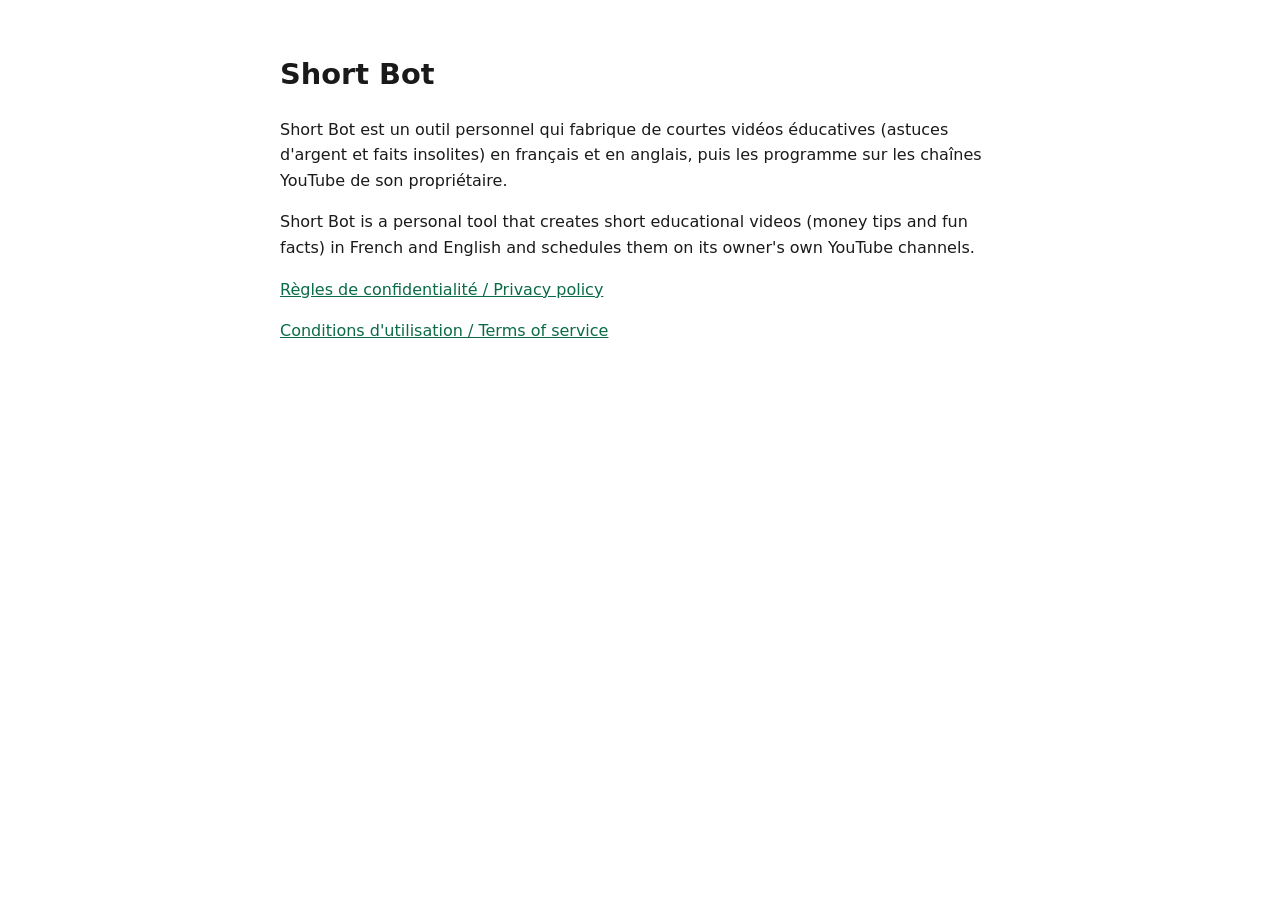
<file: index.html>
<!doctype html>
<html lang="fr">
<head><meta charset="utf-8"><meta name="viewport" content="width=device-width,initial-scale=1">
<title>Short Bot</title><link rel="stylesheet" href="style.css"></head>
<body>
<h1>Short Bot</h1>
<p>Short Bot est un outil personnel qui fabrique de courtes vidéos éducatives (astuces d'argent et faits insolites)
en français et en anglais, puis les programme sur les chaînes YouTube de son propriétaire.</p>
<p lang="en">Short Bot is a personal tool that creates short educational videos (money tips and fun facts)
in French and English and schedules them on its owner's own YouTube channels.</p>
<p><a href="privacy.html">Règles de confidentialité / Privacy policy</a></p>
<p><a href="terms.html">Conditions d'utilisation / Terms of service</a></p>
</body>
</html>
</file>
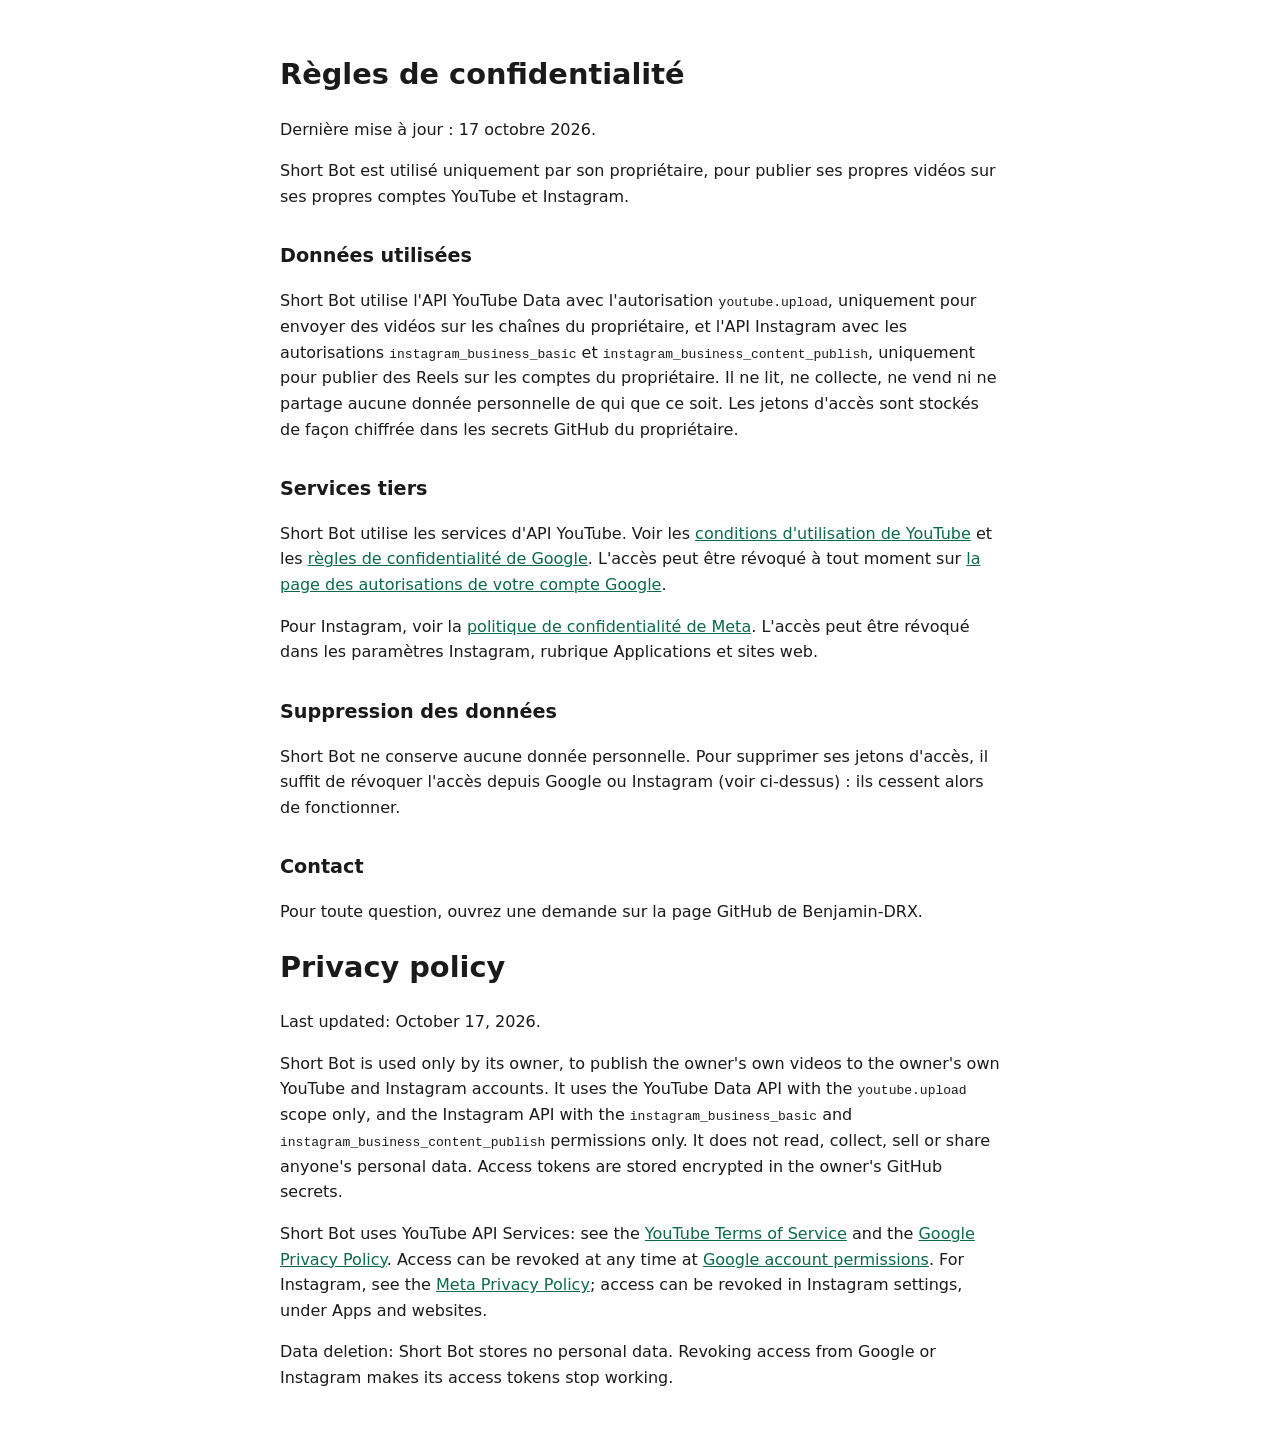
<file: privacy.html>
<!doctype html>
<html lang="fr">
<head><meta charset="utf-8"><meta name="viewport" content="width=device-width,initial-scale=1">
<title>Short Bot : confidentialité</title><link rel="stylesheet" href="style.css"></head>
<body>
<h1>Règles de confidentialité</h1>
<p>Dernière mise à jour : 17 octobre 2026.</p>
<p>Short Bot est utilisé uniquement par son propriétaire, pour publier ses propres vidéos sur ses propres comptes YouTube et Instagram.</p>
<h2>Données utilisées</h2>
<p>Short Bot utilise l'API YouTube Data avec l'autorisation <code>youtube.upload</code>, uniquement pour envoyer des vidéos
sur les chaînes du propriétaire, et l'API Instagram avec les autorisations <code>instagram_business_basic</code>
et <code>instagram_business_content_publish</code>, uniquement pour publier des Reels sur les comptes du propriétaire. Il ne lit, ne collecte, ne vend ni ne partage aucune donnée personnelle de qui que ce soit.
Les jetons d'accès sont stockés de façon chiffrée dans les secrets GitHub du propriétaire.</p>
<h2>Services tiers</h2>
<p>Short Bot utilise les services d'API YouTube. Voir les <a href="https://www.youtube.com/t/terms">conditions d'utilisation de YouTube</a>
et les <a href="https://policies.google.com/privacy">règles de confidentialité de Google</a>.
L'accès peut être révoqué à tout moment sur <a href="https://myaccount.google.com/permissions">la page des autorisations de votre compte Google</a>.</p>
<p>Pour Instagram, voir la <a href="https://privacycenter.instagram.com/policy">politique de confidentialité de Meta</a>.
L'accès peut être révoqué dans les paramètres Instagram, rubrique Applications et sites web.</p>
<h2 id="suppression">Suppression des données</h2>
<p>Short Bot ne conserve aucune donnée personnelle. Pour supprimer ses jetons d'accès, il suffit de révoquer l'accès
depuis Google ou Instagram (voir ci-dessus) : ils cessent alors de fonctionner.</p>
<h2>Contact</h2>
<p>Pour toute question, ouvrez une demande sur la page GitHub de Benjamin-DRX.</p>

<h1 lang="en">Privacy policy</h1>
<div lang="en">
<p>Last updated: October 17, 2026.</p>
<p>Short Bot is used only by its owner, to publish the owner's own videos to the owner's own YouTube and Instagram accounts.
It uses the YouTube Data API with the <code>youtube.upload</code> scope only, and the Instagram API with the
<code>instagram_business_basic</code> and <code>instagram_business_content_publish</code> permissions only. It does not read, collect, sell or share
anyone's personal data. Access tokens are stored encrypted in the owner's GitHub secrets.</p>
<p>Short Bot uses YouTube API Services: see the <a href="https://www.youtube.com/t/terms">YouTube Terms of Service</a>
and the <a href="https://policies.google.com/privacy">Google Privacy Policy</a>. Access can be revoked at any time at
<a href="https://myaccount.google.com/permissions">Google account permissions</a>.
For Instagram, see the <a href="https://privacycenter.instagram.com/policy">Meta Privacy Policy</a>; access can be revoked in
Instagram settings, under Apps and websites.</p>
<p id="deletion">Data deletion: Short Bot stores no personal data. Revoking access from Google or Instagram makes its
access tokens stop working.</p>
</div>
</body>
</html>
</file>
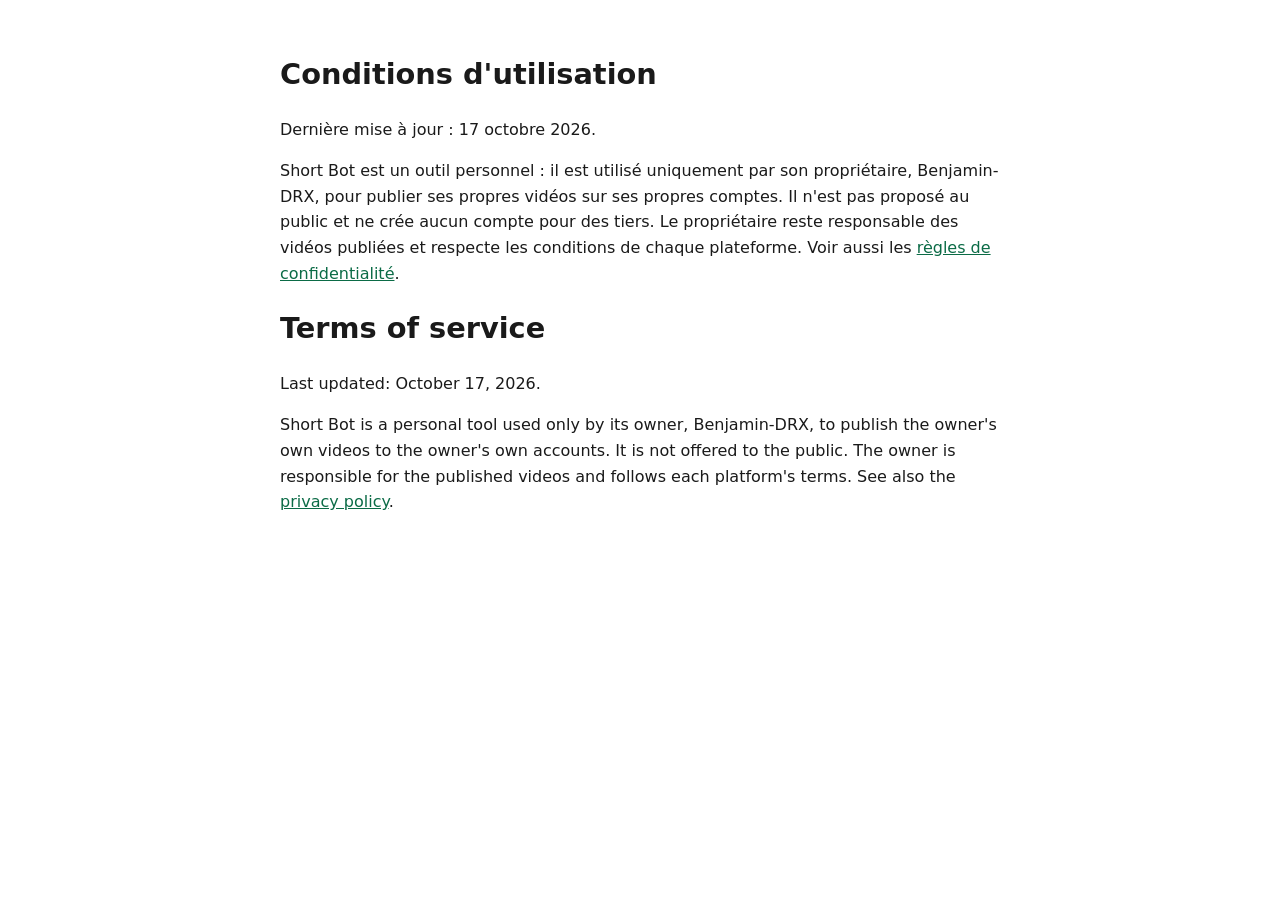
<file: terms.html>
<!doctype html>
<html lang="fr">
<head><meta charset="utf-8"><meta name="viewport" content="width=device-width,initial-scale=1">
<title>Short Bot : conditions</title><link rel="stylesheet" href="style.css"></head>
<body>
<h1>Conditions d'utilisation</h1>
<p>Dernière mise à jour : 17 octobre 2026.</p>
<p>Short Bot est un outil personnel : il est utilisé uniquement par son propriétaire, Benjamin-DRX, pour publier
ses propres vidéos sur ses propres comptes. Il n'est pas proposé au public et ne crée aucun compte pour des tiers.
Le propriétaire reste responsable des vidéos publiées et respecte les conditions de chaque plateforme.
Voir aussi les <a href="privacy.html">règles de confidentialité</a>.</p>

<h1 lang="en">Terms of service</h1>
<div lang="en">
<p>Last updated: October 17, 2026.</p>
<p>Short Bot is a personal tool used only by its owner, Benjamin-DRX, to publish the owner's own videos to the owner's
own accounts. It is not offered to the public. The owner is responsible for the published videos and follows each
platform's terms. See also the <a href="privacy.html">privacy policy</a>.</p>
</div>
</body>
</html>
</file>
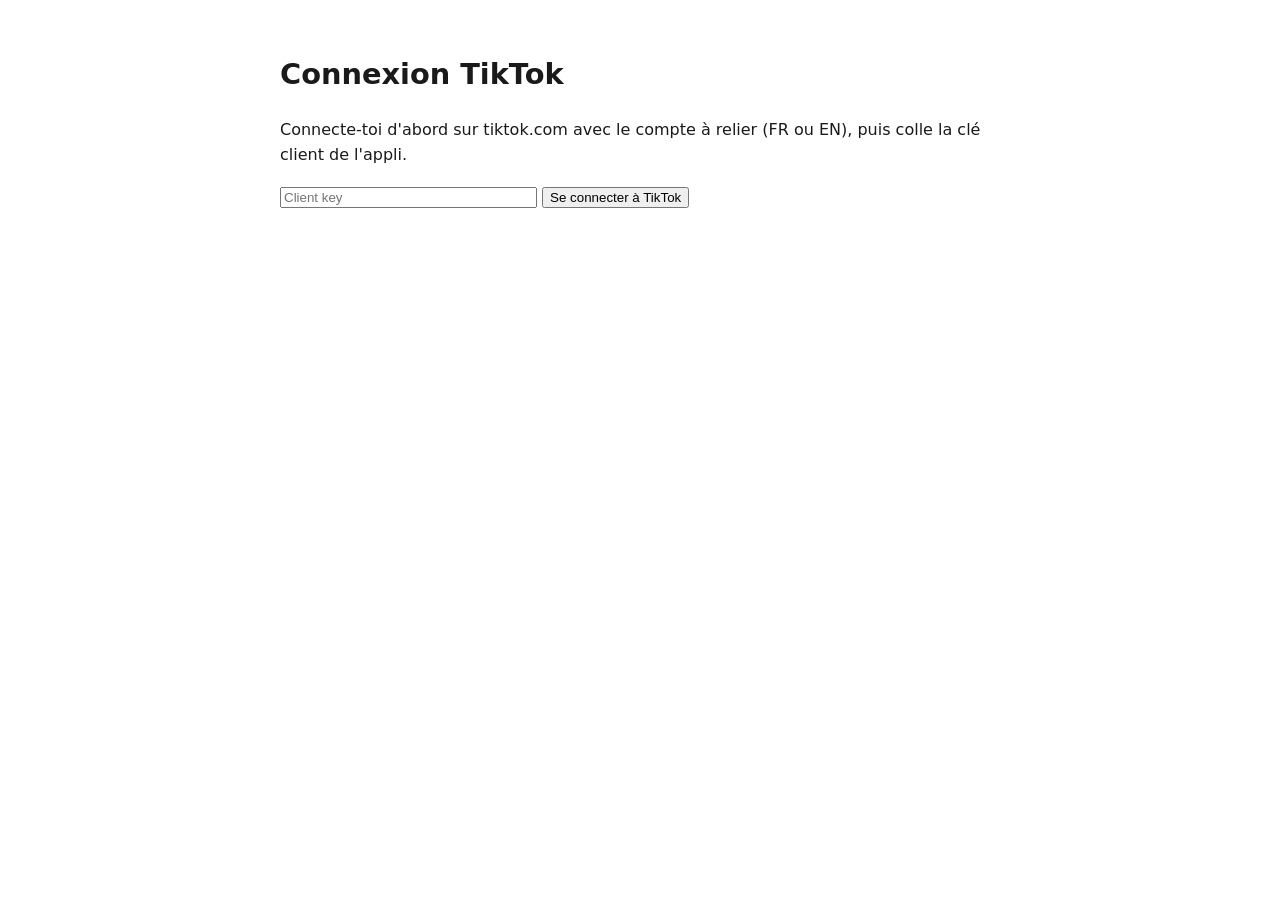
<file: tiktok.html>
<!doctype html>
<html lang="fr">
<head><meta charset="utf-8"><meta name="viewport" content="width=device-width,initial-scale=1">
<meta name="robots" content="noindex">
<title>Short Bot : connexion TikTok</title><link rel="stylesheet" href="style.css"></head>
<body>
<h1>Connexion TikTok</h1>
<div id="debut">
<p>Connecte-toi d'abord sur tiktok.com avec le compte à relier (FR ou EN), puis colle la clé client de l'appli.</p>
<p><input id="cle" placeholder="Client key" size="30"> <button id="go">Se connecter à TikTok</button></p>
</div>
<div id="fin" hidden>
<p>Voici le code à coller tout de suite dans GitHub (Actions &gt; Connexion TikTok &gt; Run workflow). Il expire vite.</p>
<p><input id="code" readonly size="40"> <button id="copier">Copier</button></p>
</div>
<p id="erreur"></p>
<script>
const p = new URLSearchParams(location.search);
const ici = location.origin + location.pathname;
if (p.get("code")) {
  document.getElementById("debut").hidden = true;
  document.getElementById("fin").hidden = false;
  document.getElementById("code").value = p.get("code");
  document.getElementById("copier").onclick = () => navigator.clipboard.writeText(p.get("code"));
} else if (p.get("error")) {
  document.getElementById("erreur").textContent = "TikTok a refusé : " + p.get("error") + " " + (p.get("error_description") || "");
}
document.getElementById("go").onclick = () => {
  const q = new URLSearchParams({client_key: document.getElementById("cle").value.trim(),
    scope: "user.info.basic,video.upload", response_type: "code", redirect_uri: ici, state: Math.random().toString(36).slice(2)});
  location.href = "https://www.tiktok.com/v2/auth/authorize/?" + q;
};
</script>
</body>
</html>
</file>
<file: style.css>
body{font-family:system-ui,-apple-system,Segoe UI,Roboto,sans-serif;max-width:720px;margin:0 auto;padding:32px 16px;line-height:1.6;color:#1a1a1a;background:#fff}
h1{font-size:1.8rem}h2{font-size:1.2rem;margin-top:2rem}a{color:#0b6b46}
@media (prefers-color-scheme:dark){body{background:#111;color:#eee}a{color:#5fd3a0}}
</file>
